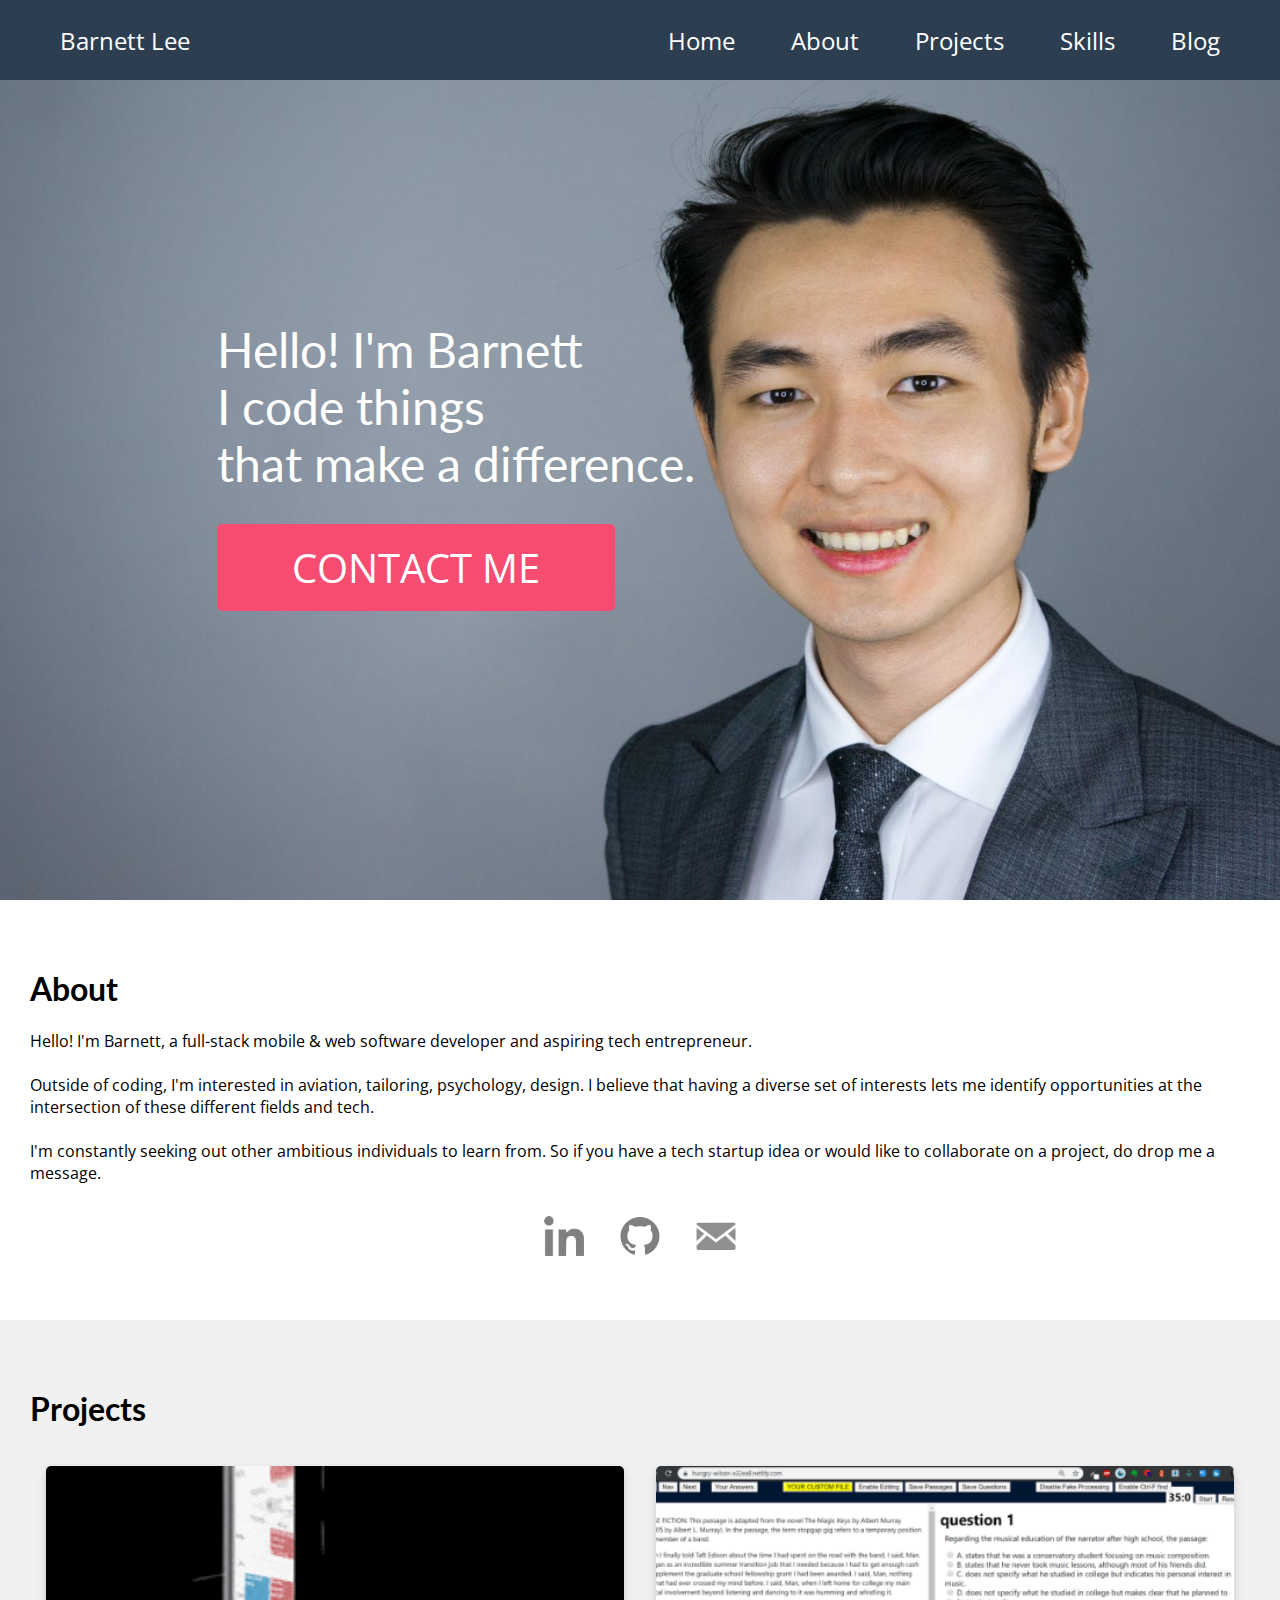
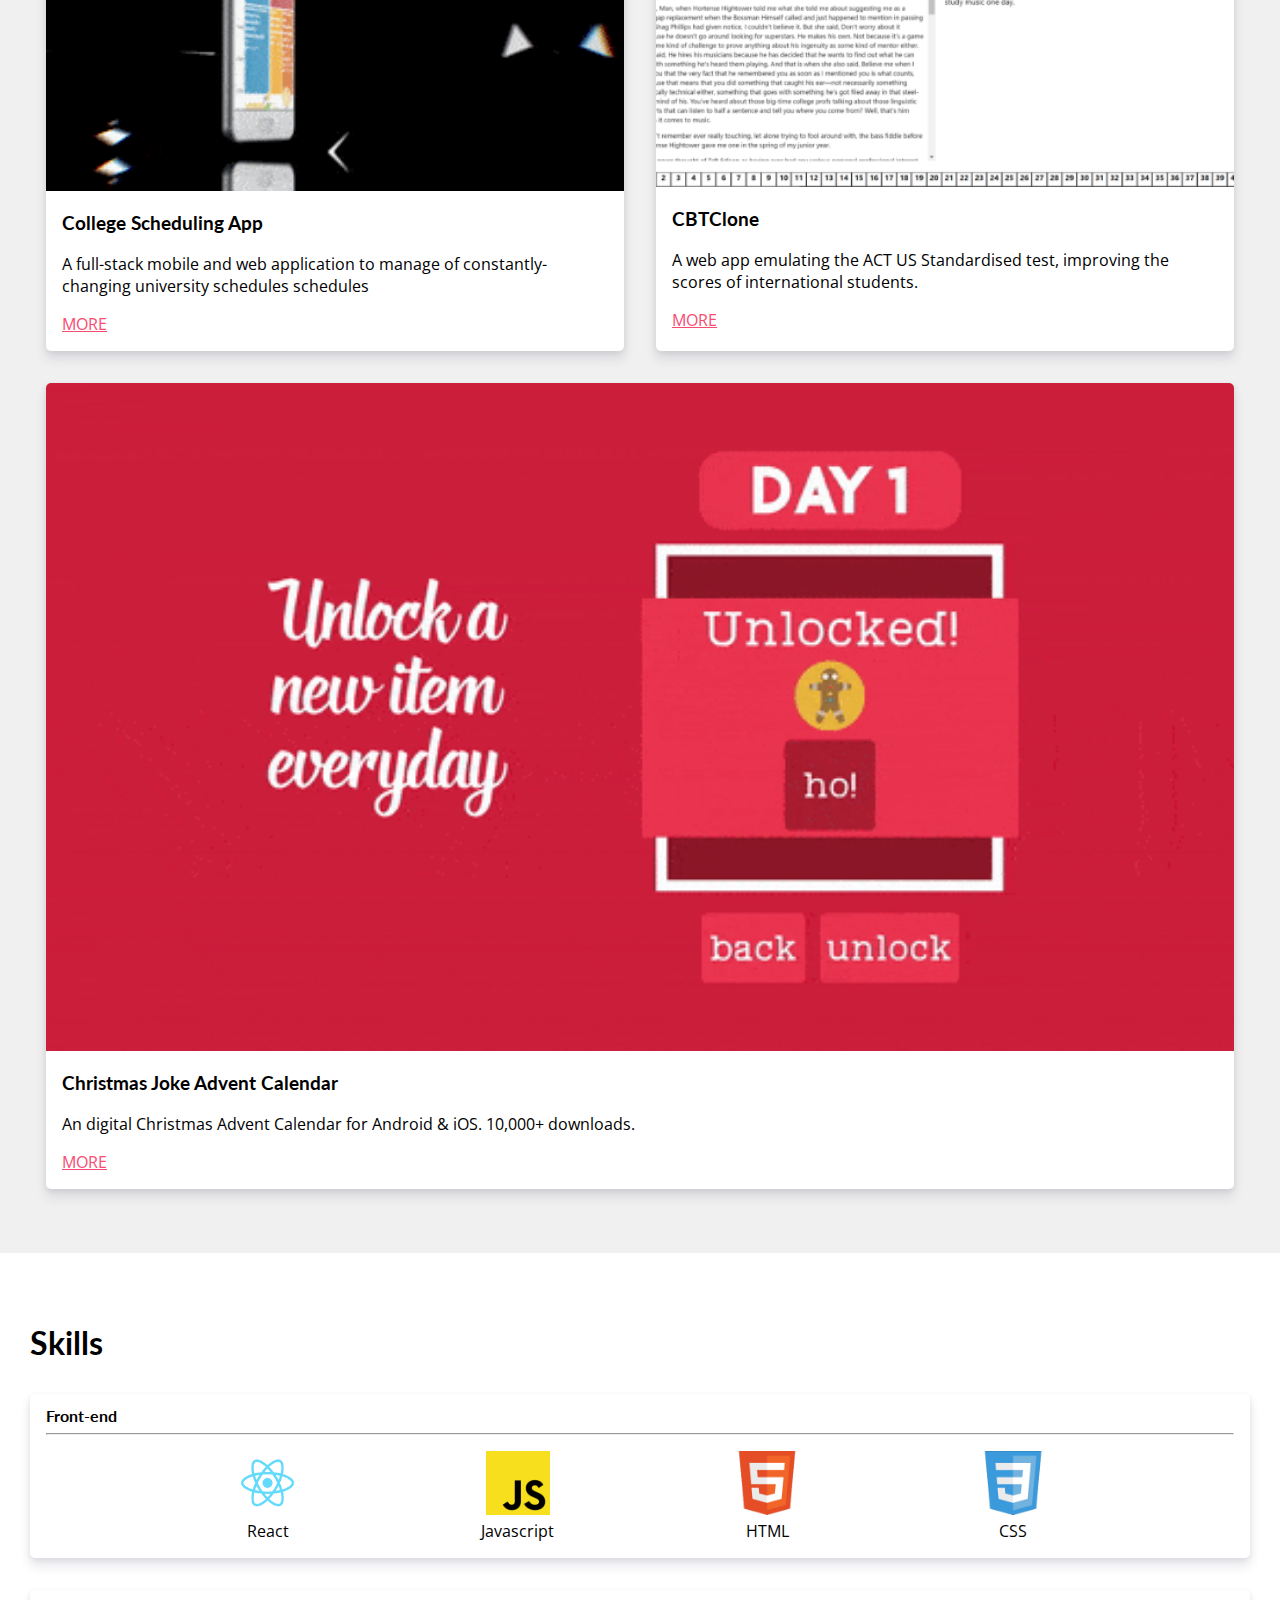
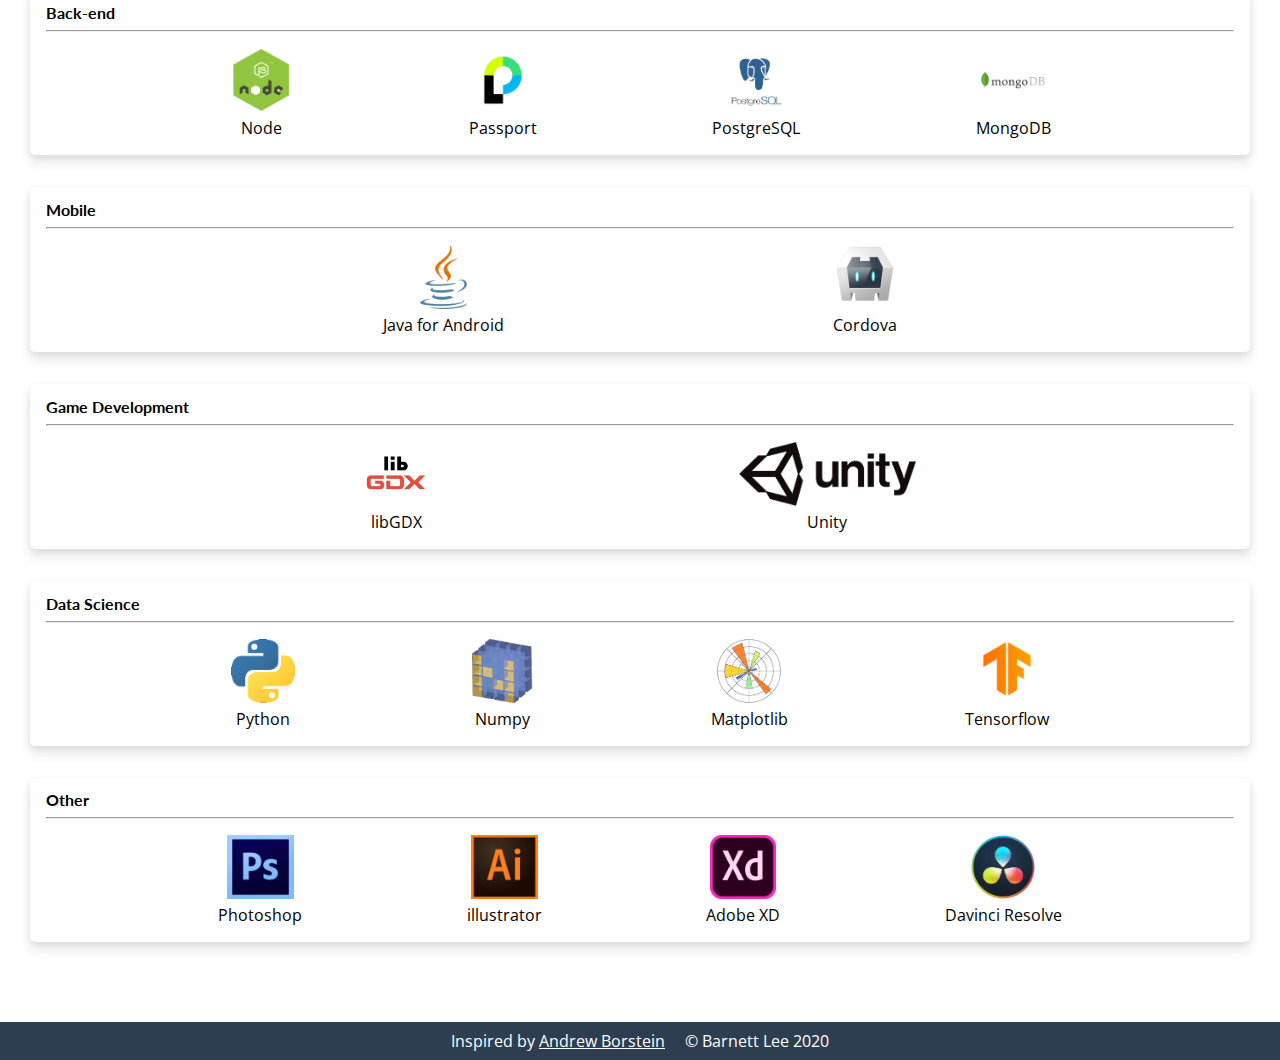
<file: index.html>
<!DOCTYPE html>
<html lang="en">

<head>
    <title>Barnett Lee</title>
    <meta charset="UTF-8">
    <meta name="theme-color" content="#2C3E50">
    <meta name="viewport" content="width=device-width, initial-scale=1">

<!-- Global site tag (gtag.js) - Google Analytics -->
<script async src="https://www.googletagmanager.com/gtag/js?id=UA-149875199-2"></script>
<script>
  window.dataLayer = window.dataLayer || [];
  function gtag(){dataLayer.push(arguments);}
  gtag('js', new Date());

  gtag('config', 'UA-149875199-2');
</script>

<script>
    (function(h,o,t,j,a,r){
        h.hj=h.hj||function(){(h.hj.q=h.hj.q||[]).push(arguments)};
        h._hjSettings={hjid:1801046,hjsv:6};
        a=o.getElementsByTagName('head')[0];
        r=o.createElement('script');r.async=1;
        r.src=t+h._hjSettings.hjid+j+h._hjSettings.hjsv;
        a.appendChild(r);
    })(window,document,'https://static.hotjar.com/c/hotjar-','.js?sv=');
</script>

    <link href="https://fonts.googleapis.com/css2?family=Lato:wght@400;700&family=Open+Sans&display=swap" rel="stylesheet">
    <link rel="stylesheet" href="https://cdnjs.cloudflare.com/ajax/libs/font-awesome/5.13.0/css/all.min.css">
    <link rel="stylesheet" href="css/navbar.css">
    <link href="css/style.css" rel="stylesheet">
    <link rel="shortcut icon" href="favicon.ico" type="image/x-icon">
</head>

<body>
    <nav class="nav">
        
        <div class="nav__mobile">
            <i class="fas fa-bars nav__mobile__open" onclick="openMobileNav()"></i>
            <i class="fas fa-times nav__mobile__close" onclick="closeMobileNav()"></i>
        </div>
        <a href="/index.html" class="nav__left">Barnett Lee</a>
        <ul class="nav__right">
            <li class="nav__right__item">
                <a href="/index.html#home" class="nav__right__link">Home</a>
            </li>
            <li class="nav__right__item">
                <a href="/index.html#about" class="nav__right__link">About</a>
            </li>
            <li class="nav__right__item">
                <a href="/index.html#projects" class="nav__right__link">Projects</a>
            </li>
            <li class="nav__right__item">
                <a href="/index.html#skills" class="nav__right__link">Skills</a>
            </li>
            <li class="nav__right__item">
                <a href="/blog/index.html" class="nav__right__link">Blog</a>
            </li>
        </ul>

        <div class="mobile__menu">
            <ul>
                <li>
                    <a href="/index.html#home" onclick="closeMobileNav()">Home</a>
                </li>
                <li>
                    <a href="/index.html#about" onclick="closeMobileNav()">About</a>
                </li>
                <li>
                    <a href="/index.html#projects" onclick="closeMobileNav()">Projects</a>
                </li>
                <li>
                    <a href="/index.html#skills" onclick="closeMobileNav()">Skills</a>
                </li>
                <li>
                    <a href="/blog/index.html" class="nav__right__link">Blog</a>
                </li>
            </ul>
        </div>
        
    </nav>
    


    <section class="banner" id="home">

        <div class="banner__cover"></div>
        <div class="banner__container">
            <h1 class="banner__title">
                Hello! I'm Barnett
                <br>
                <span class="banner__avoid__break">I code things </span>
                <span class="banner__title__break" style="display: inline;">that make a difference.</span>
            </h1>
            <a class="banner__button" href="mailto:barnett.lee.zhi.le@gmail.com">CONTACT ME</a>
        </div>
        <span class="spacer"></span>
    </section>


    <section class="section">
        <a id="about" class="anchor"></a>
        <div class="container">
            <h1>About</h1>
            <p>
                Hello! I'm Barnett, a full-stack mobile & web software developer and aspiring tech entrepreneur. 
                <br>
                <br>
                Outside of coding, I'm interested in aviation, tailoring, psychology, design. I believe that having a diverse set of interests lets me identify opportunities at the intersection of these different fields and tech.
                <br>
                <br>
                I'm constantly seeking out other ambitious individuals to learn from. So if you have a tech startup idea or would like to collaborate on a project, do drop me a message. 
            </p>
            <div class="contact">
                <a class="contact__item" href="https://www.linkedin.com/in/barnettlee/">
                    <img src="img/contactIcons/linkedIn.png" alt="LinkedIn Profile"/>
                </a>
                <a class="contact__item" href="https://github.com/barnettx">
                    <img src="img/contactIcons/github.png" alt="Github Profile"/>
                </a>
                <a class="contact__item" href="mailto:barnett.lee.zhi.le@gmail.com">
                    <img src="img/contactIcons/email.png" alt="Email"/>
                </a>
                <br>
            </div>
        </div>
    </section>

    <section  class="section section__projects">
        <a id="projects" class="anchor"></a>
        <div class="container">
            <h1>Projects</h1>
            <div class="project__container">

                <div class="project__card">
                    <div class="project__card__image">
                        <img src="img/projectIcons/gkscsc.gif" alt="GKSCSC">
                    </div>
                    <div class="project__card__content">
                        <h3>College Scheduling App</h3>
                        <p>A full-stack mobile and web application to manage of constantly-changing university schedules schedules</p>
                        <a href="projects/college-scheduling-app/college-scheduling-app.html">MORE</a>
                    </div>
                </div>

                <div class="project__card">
                    <div class="project__card__image">
                        <img src="img/projectIcons/CBTClone.png" alt="CBTClone">
                    </div>
                    <div class="project__card__content">
                        <h3>CBTClone</h3>
                        <p>A web app emulating the ACT US Standardised test, improving the scores of international students.</p>
                        <a href="projects/cbt-clone/cbt-clone.html">MORE</a>
                    </div>
                </div>

                <div class="project__card">
                    <div class="project__card__image">
                        <img src="img/projectIcons/christmasJokeAdventCalendar.gif" alt="CJC">
                    </div>
                    <div class="project__card__content">
                        <h3>Christmas Joke Advent Calendar</h3>
                        <p>An digital Christmas Advent Calendar for Android & iOS. 10,000+ downloads.</p>
                        <a href="projects/christmas-joke-advent-calendar/christmas-joke-advent-calendar.html">MORE</a>
                    </div>
                </div>

            </div>
        </div>
    </section>

    <section class="section">
        <a id="skills" class="anchor"></a>
        <div class="container">
            <h1>Skills</h1>
            
            <div class="card">
                <h4>Front-end</h4>
                <hr>
                <div class="skill__container">
                    <div class="skill__item">
                        <img src="img/skillIcons/react.png" alt="react">
                        <br>
                        <span>React</span>
                    </div>
                    <div class="skill__item">
                        <img src="img/skillIcons/js.png" alt="javascript">
                        <br>
                        <span>Javascript</span>
                    </div>
                    <div class="skill__item">
                        <img src="img/skillIcons/html5.png" alt="HTML">
                        <br>
                        <span>HTML</span>
                    </div>
                    <div class="skill__item">
                        <img src="img/skillIcons/css.png" alt="CSS">
                        <br>
                        <span>CSS</span>
                    </div>
                </div>
            </div>

            <div class="card">
                <h4>Back-end</h4>
                <hr>
                <div class="skill__container">
                    <div class="skill__item">
                        <img src="img/skillIcons/node.png" alt="node">
                        <br>
                        <span>Node</span>
                    </div>
                    <div class="skill__item">
                        <img src="img/skillIcons/passport.png" alt="passport">
                        <br>
                        <span>Passport</span>
                    </div>
                    <div class="skill__item">
                        <img src="img/skillIcons/postgresql.png" alt="postgresql">
                        <br>
                        <span>PostgreSQL</span>
                    </div>
                    <div class="skill__item">
                        <img src="img/skillIcons/mongodb.png" alt="MongoDB">
                        <br>
                        <span>MongoDB</span>
                    </div>
                </div>
            </div>

            <div class="card">
                <h4>Mobile</h4>
                <hr>
                <div class="skill__container">
                    <div class="skill__item">
                        <img src="img/skillIcons/java.png" alt="Java for Android">
                        <br>
                        <span>Java for Android</span>
                    </div>
                    <div class="skill__item">
                        <img src="img/skillIcons/cordova.png" alt="Cordova">
                        <br>
                        <span>Cordova</span>
                    </div>
                </div>
            </div>

            <div class="card">
                <h4>Game Development</h4>
                <hr>
                <div class="skill__container">
                    <div class="skill__item">
                        <img src="img/skillIcons/libgdx.png" alt="LibGDX">
                        <br>
                        <span>libGDX</span>
                    </div>
                    <div class="skill__item">
                        <img src="img/skillIcons/unity.png" alt="unity">
                        <br>
                        <span>Unity</span>
                    </div>
                </div>
            </div>

            <div class="card">
                <h4>Data Science</h4>
                <hr>
                <div class="skill__container">
                    <div class="skill__item">
                        <img src="img/skillIcons/python.png" alt="python">
                        <br>
                        <span>Python</span>
                    </div>
                    <div class="skill__item">
                        <img src="img/skillIcons/numpy.png" alt="numpy">
                        <br>
                        <span>Numpy</span>
                    </div>
                    <div class="skill__item">
                        <img src="img/skillIcons/matplotlib.png" alt="matplotlib">
                        <br>
                        <span>Matplotlib</span>
                    </div>
                    <div class="skill__item">
                        <img src="img/skillIcons/tensorflow.png" alt="tensorflow">
                        <br>
                        <span>Tensorflow</span>
                    </div>
                </div>
            </div>

            <div class="card">
                <h4>Other</h4>
                <hr>
                <div class="skill__container">
                    <div class="skill__item">
                        <img src="img/skillIcons/photoshop.png" alt="photoshop">
                        <br>
                        <span>Photoshop</span>
                    </div>
                    <div class="skill__item">
                        <img src="img/skillIcons/illustrator.png" alt="illustrator">
                        <br>
                        <span>illustrator</span>
                    </div>
                    <div class="skill__item">
                        <img src="img/skillIcons/XD.png" alt="adobe Xd">
                        <br>
                        <span>Adobe XD</span>
                    </div>
                    <div class="skill__item">
                        <img src="img/skillIcons/davinciResolve.png" alt="davinci resolve">
                        <br>
                        <span>Davinci Resolve</span>
                    </div>
                </div>
            </div>
            

        </div>
    </section>

    <footer>
            Inspired by    
            <a class="andrew-borstein" href="https://andrewborstein.com/">Andrew Borstein</a>

            <span style="display:inline-block;">
                © Barnett Lee 2020
            </span>
    </footer>

    <script src="script.js"></script>

</body>

</html>
</file>
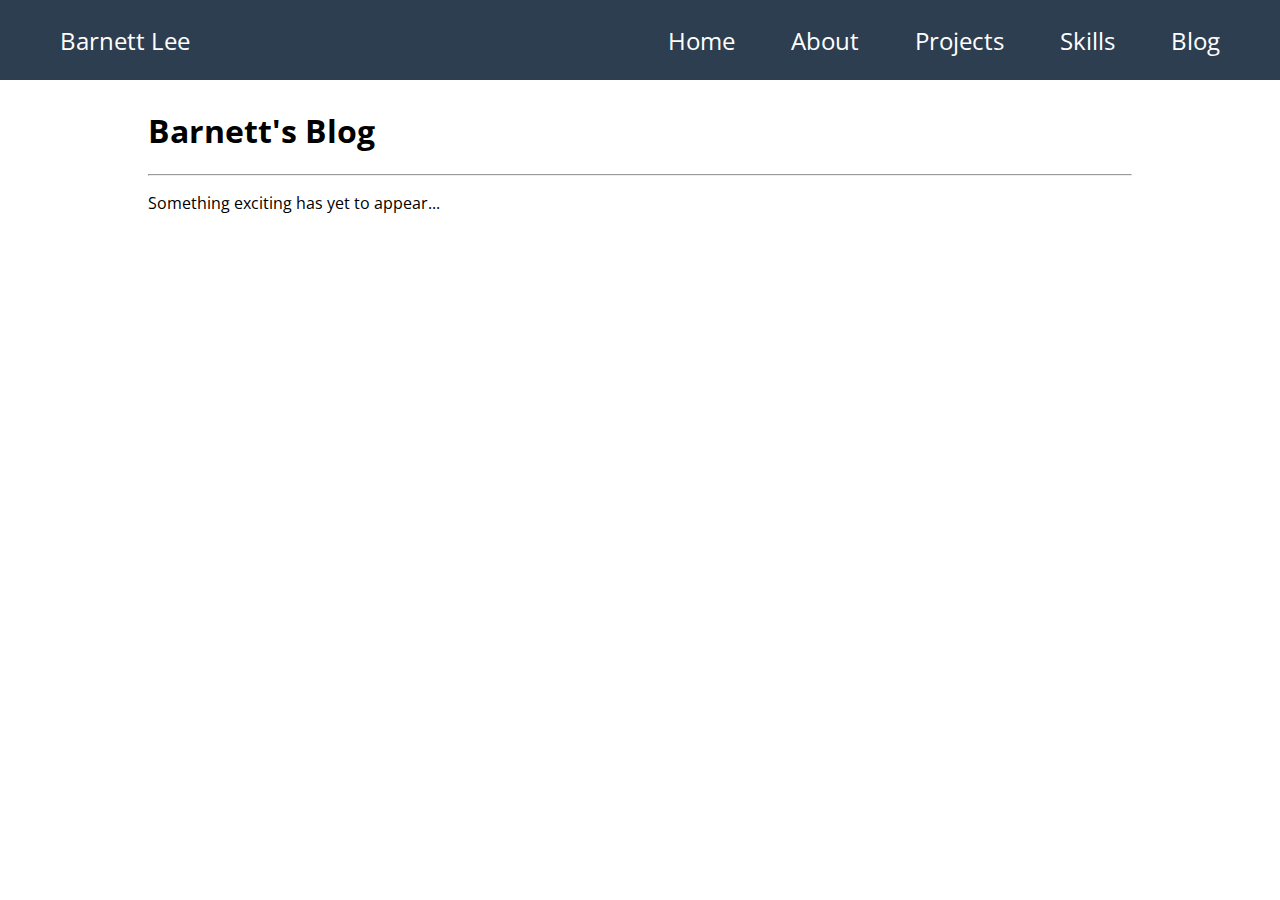
<file: blog/index.html>
<!DOCTYPE html>
<html lang="en">

<head>
    <meta charset="UTF-8">
    <meta name="viewport" content="width=device-width, initial-scale=1.0">

    <!-- Global site tag (gtag.js) - Google Analytics -->
    <script async src="https://www.googletagmanager.com/gtag/js?id=UA-149875199-2"></script>
    <script>
        window.dataLayer = window.dataLayer || [];
        function gtag() { dataLayer.push(arguments); }
        gtag('js', new Date());

        gtag('config', 'UA-149875199-2');
    </script>

<script>
    (function(h,o,t,j,a,r){
        h.hj=h.hj||function(){(h.hj.q=h.hj.q||[]).push(arguments)};
        h._hjSettings={hjid:1801046,hjsv:6};
        a=o.getElementsByTagName('head')[0];
        r=o.createElement('script');r.async=1;
        r.src=t+h._hjSettings.hjid+j+h._hjSettings.hjsv;
        a.appendChild(r);
    })(window,document,'https://static.hotjar.com/c/hotjar-','.js?sv=');
</script>


    <link href="https://fonts.googleapis.com/css2?family=Lato:wght@400;700&family=Open+Sans&display=swap"
        rel="stylesheet">
    <link rel="stylesheet" href="https://cdnjs.cloudflare.com/ajax/libs/font-awesome/5.13.0/css/all.min.css">
    <link rel="stylesheet" href="/css/navbar.css">
    <link rel="stylesheet" href="css/style.css">
    <title>Barnett Lee</title>
</head>

<body>
    <nav class="nav">

        <div class="nav__mobile">
            <i class="fas fa-bars nav__mobile__open" onclick="openMobileNav()"></i>
            <i class="fas fa-times nav__mobile__close" onclick="closeMobileNav()"></i>
        </div>
        <a href="/index.html" class="nav__left">Barnett Lee</a>
        <ul class="nav__right">
            <li class="nav__right__item">
                <a href="/index.html#home" class="nav__right__link">Home</a>
            </li>
            <li class="nav__right__item">
                <a href="/index.html#about" class="nav__right__link">About</a>
            </li>
            <li class="nav__right__item">
                <a href="/index.html#projects" class="nav__right__link">Projects</a>
            </li>
            <li class="nav__right__item">
                <a href="/index.html#skills" class="nav__right__link">Skills</a>
            </li>
            <li class="nav__right__item">
                <a href="/blog/index.html" class="nav__right__link">Blog</a>
            </li>
        </ul>

        <div class="mobile__menu">
            <ul>
                <li>
                    <a href="/index.html#home" onclick="closeMobileNav()">Home</a>
                </li>
                <li>
                    <a href="/index.html#about" onclick="closeMobileNav()">About</a>
                </li>
                <li>
                    <a href="/index.html#projects" onclick="closeMobileNav()">Projects</a>
                </li>
                <li>
                    <a href="/index.html#skills" onclick="closeMobileNav()">Skills</a>
                </li>
                <li>
                    <a href="/blog/index.html" class="nav__right__link">Blog</a>
                </li>
            </ul>
        </div>

    </nav>

    <article>
        <h1>Barnett's Blog</h1>
        <hr>
        <p>Something exciting has yet to appear...</p>
    </article>

    <script src="/js/navbar.js"></script>
</body>

</html>
</file>
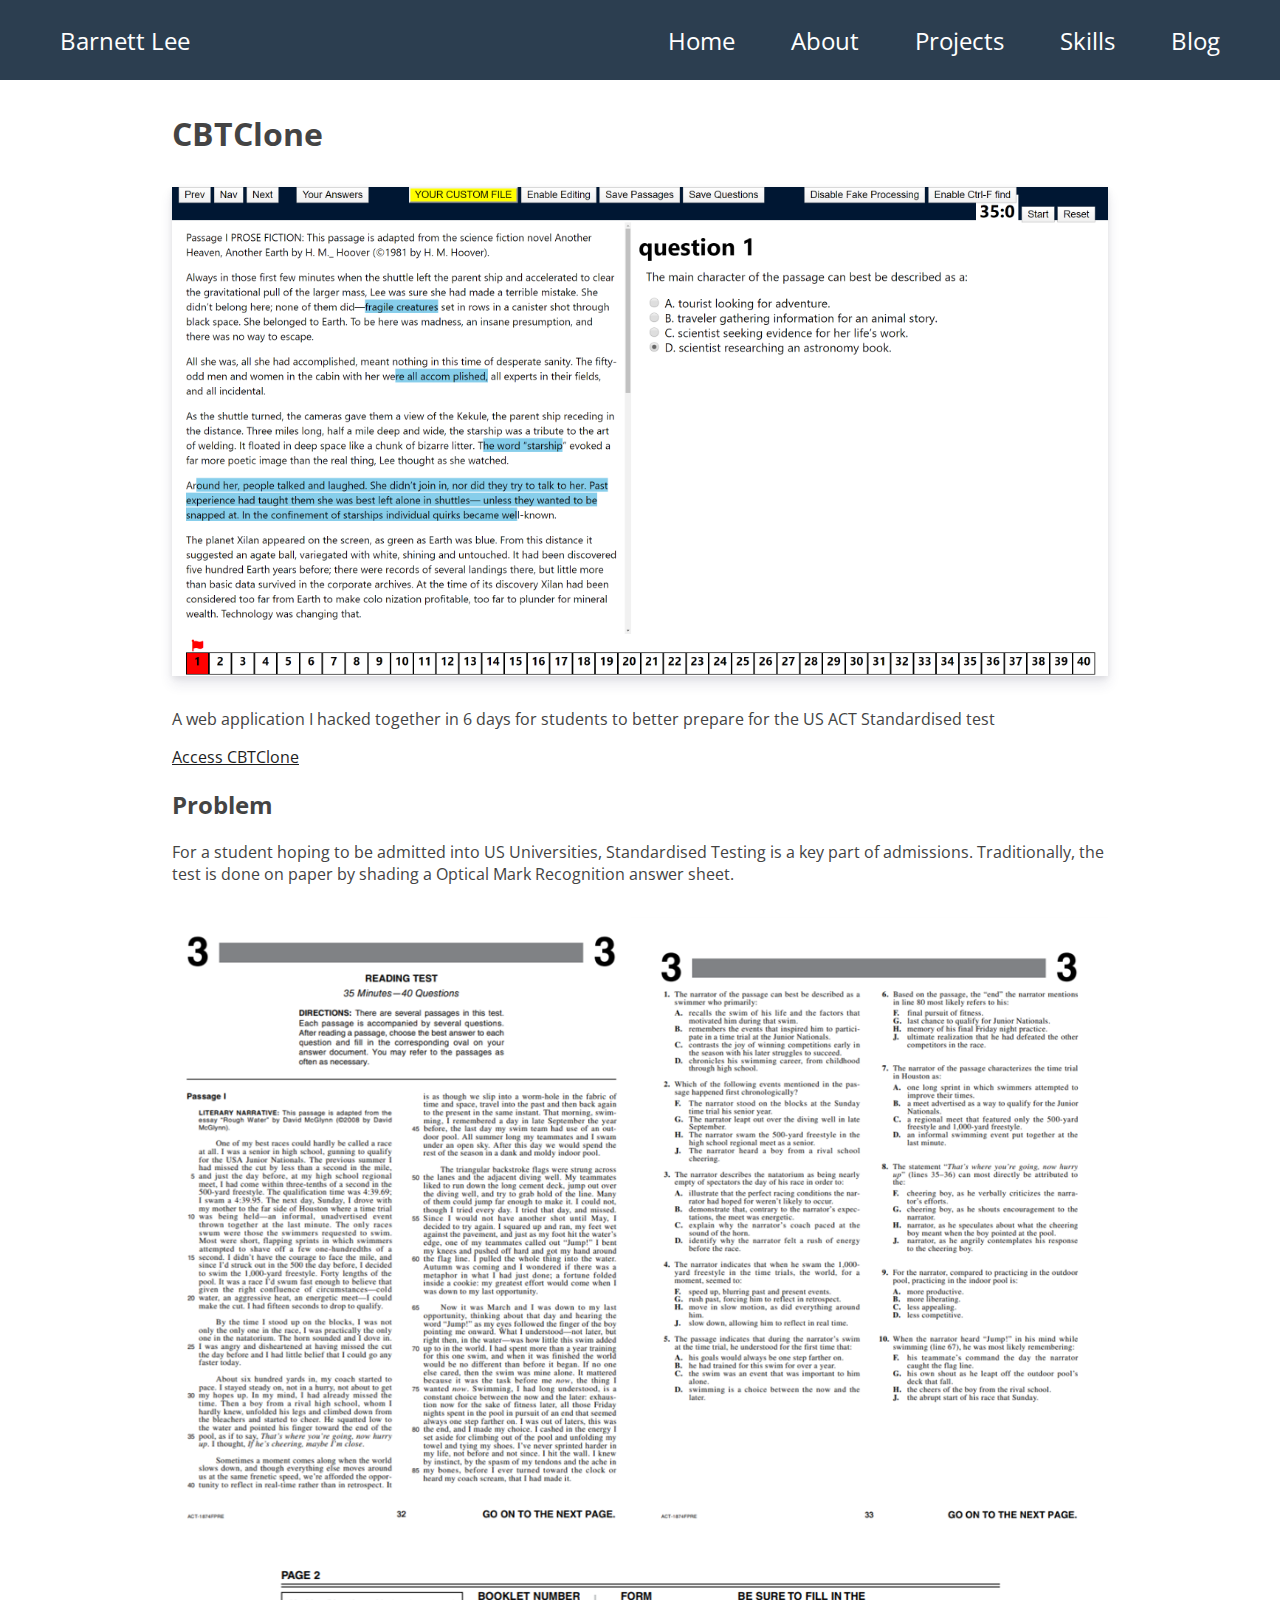
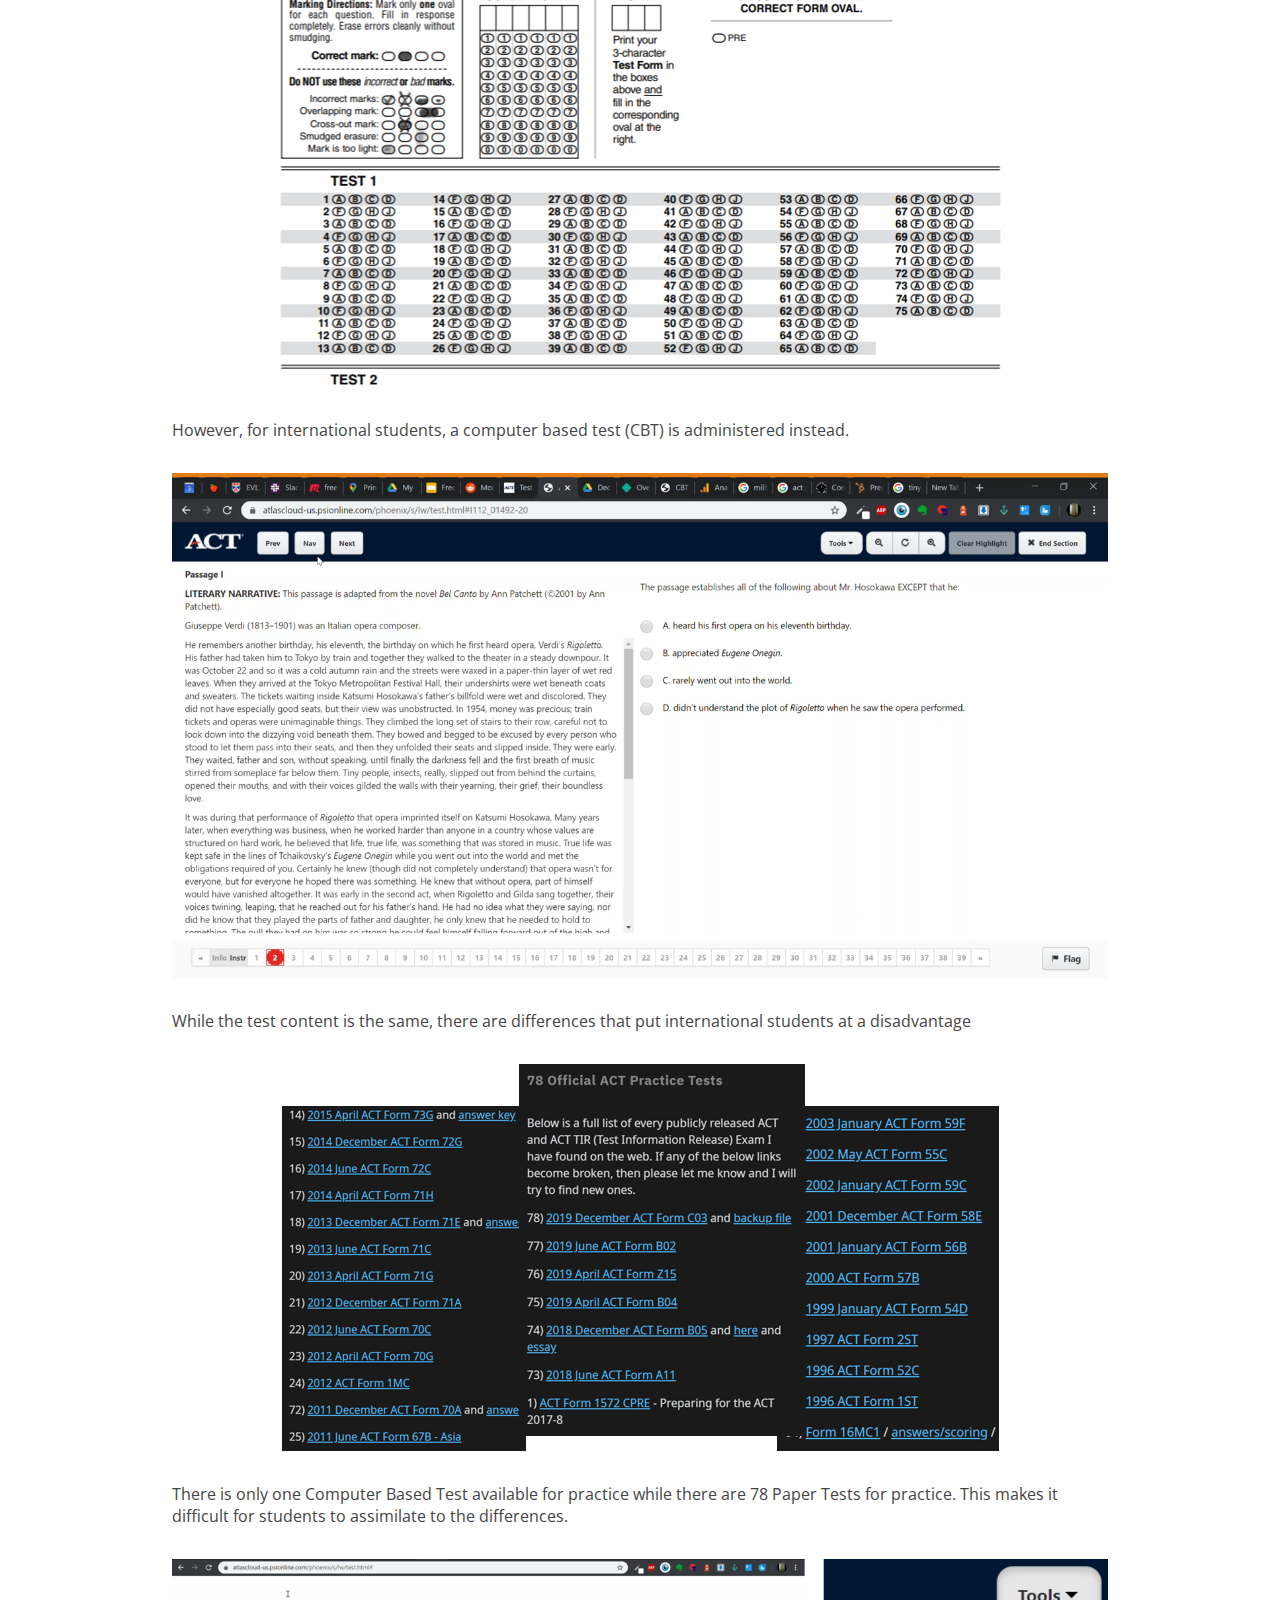
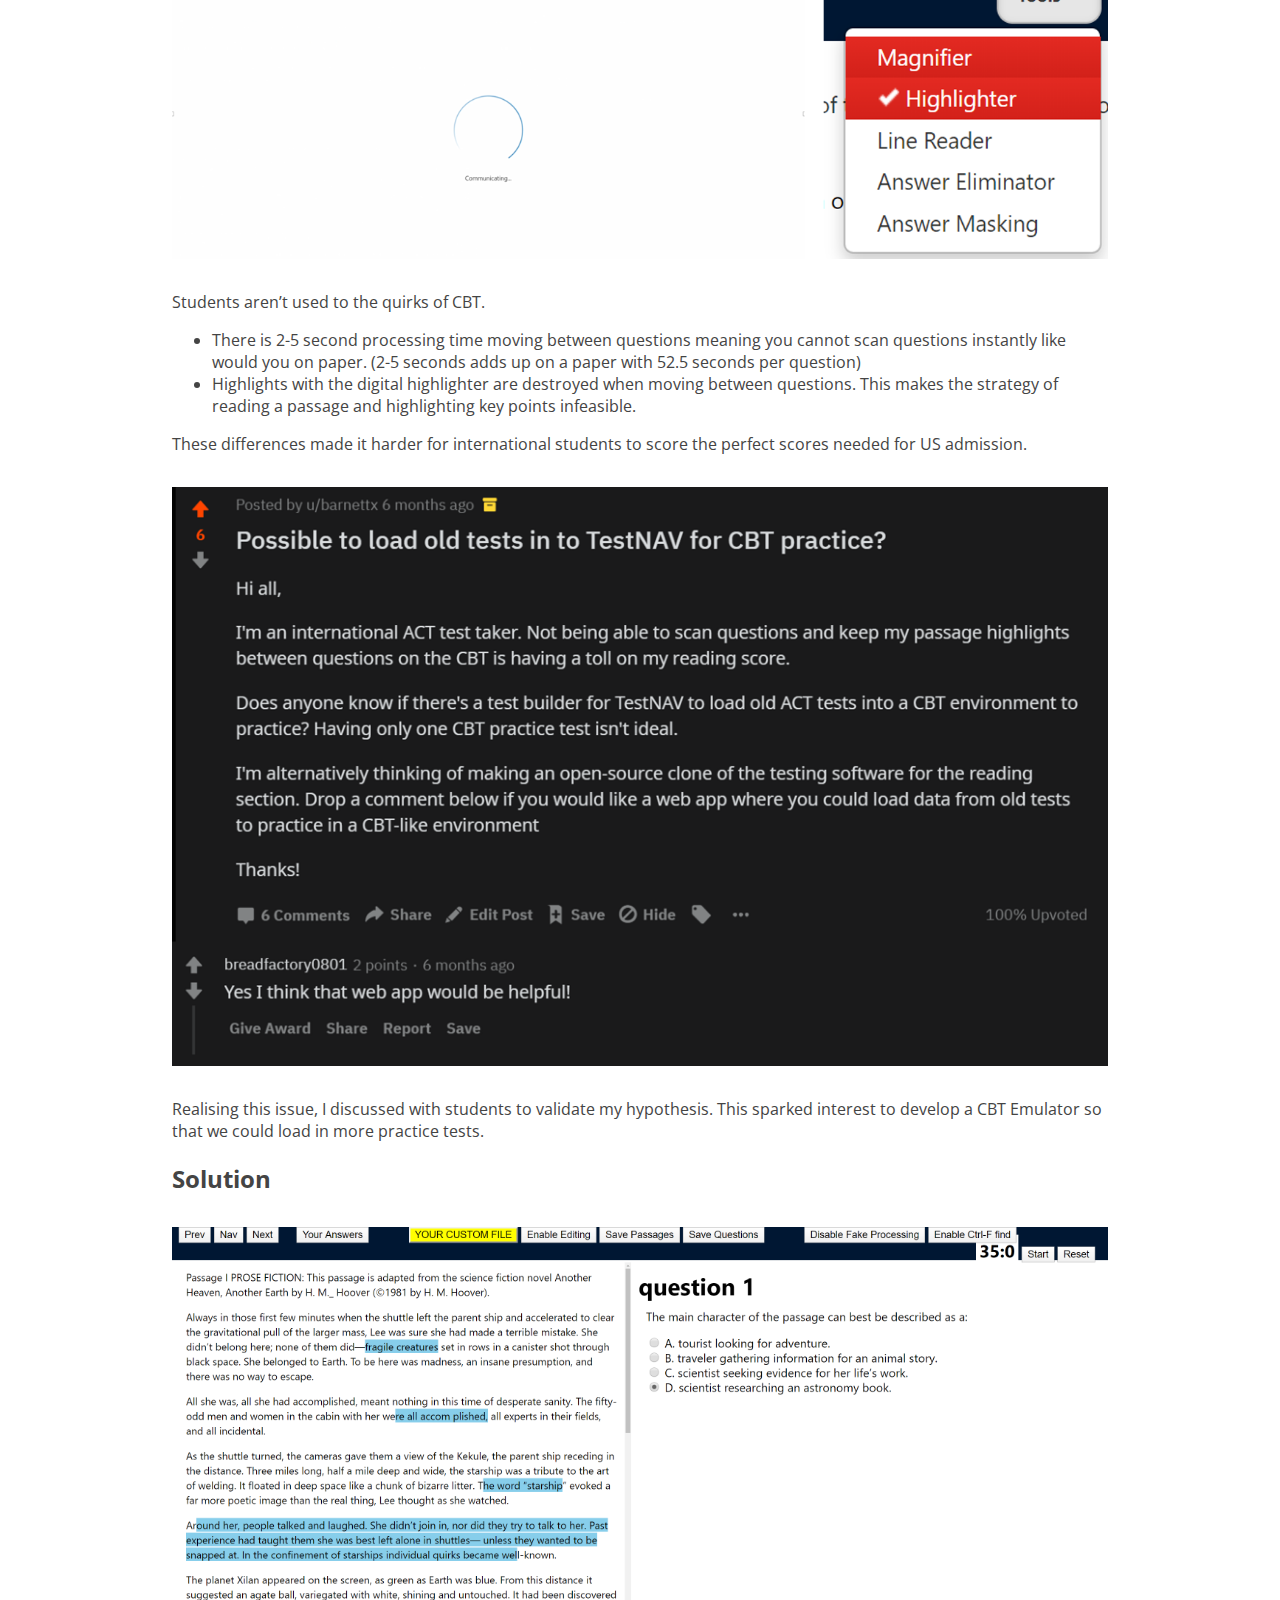
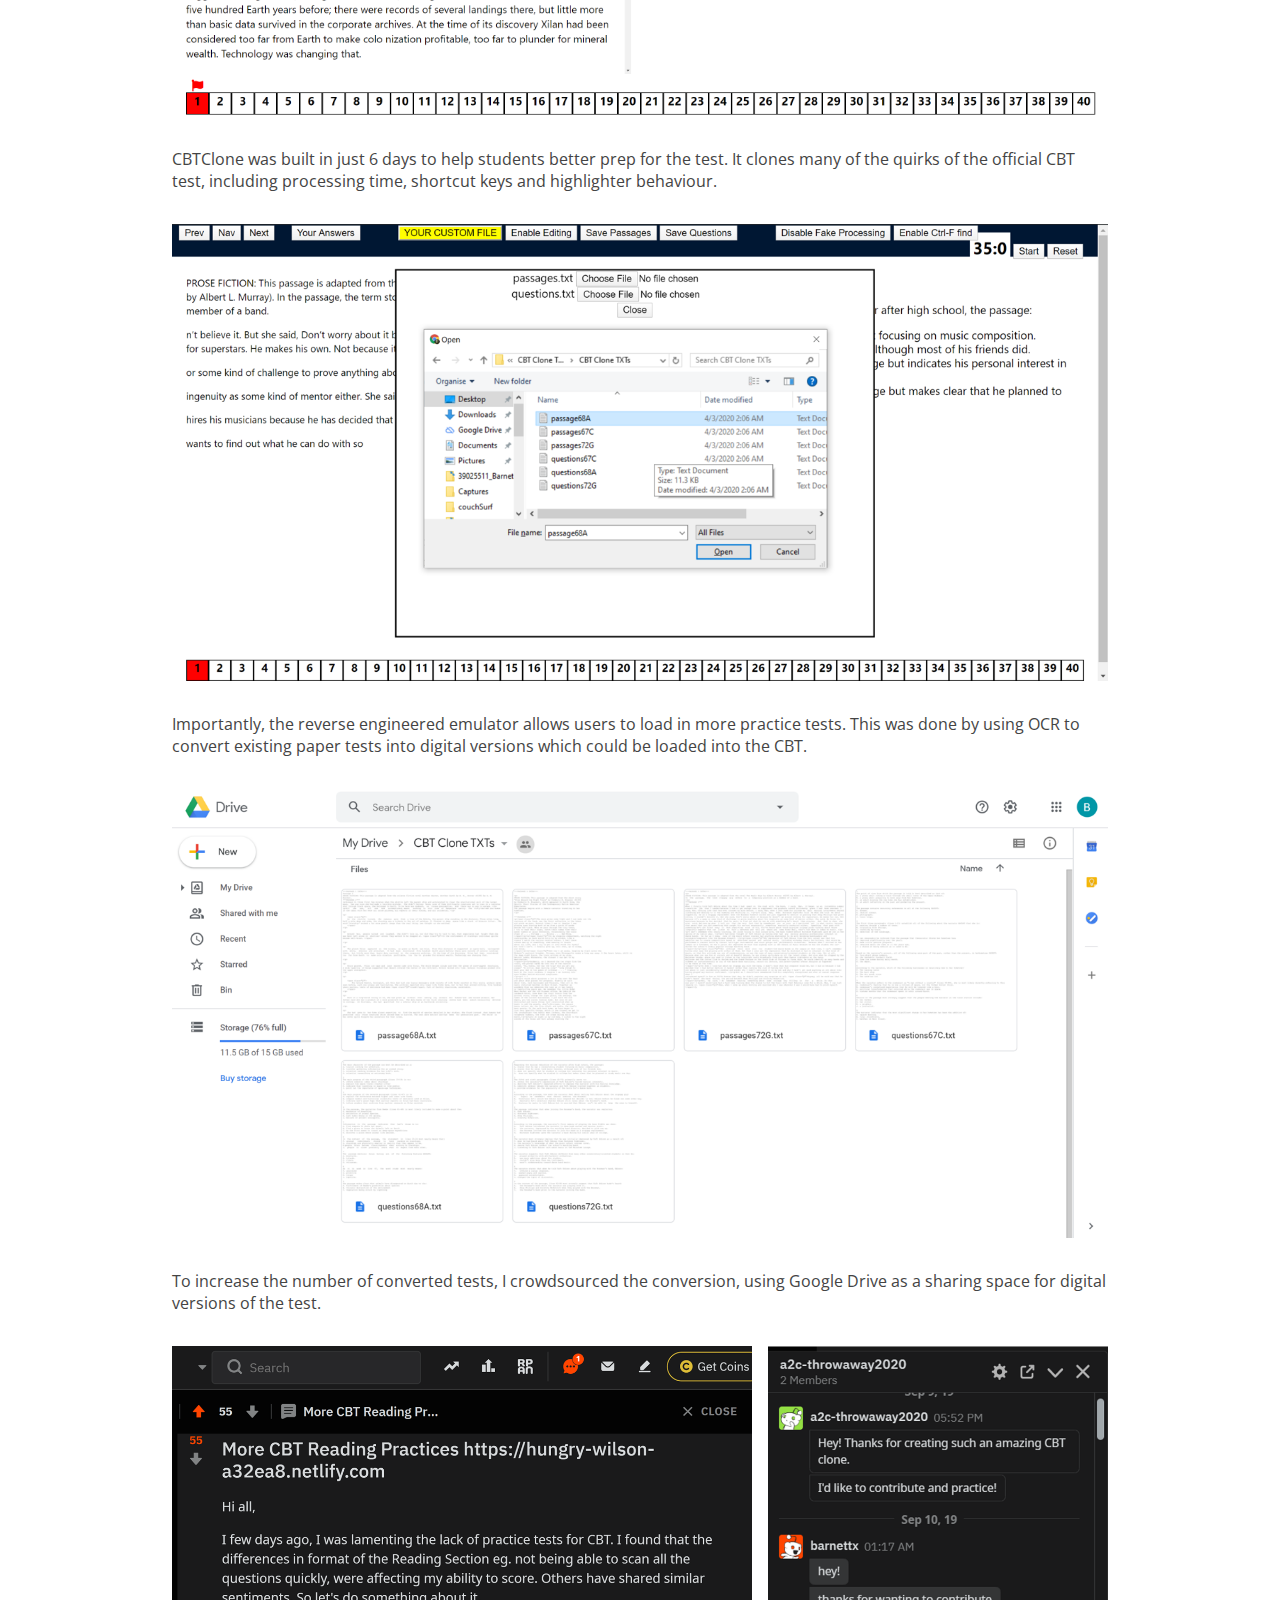
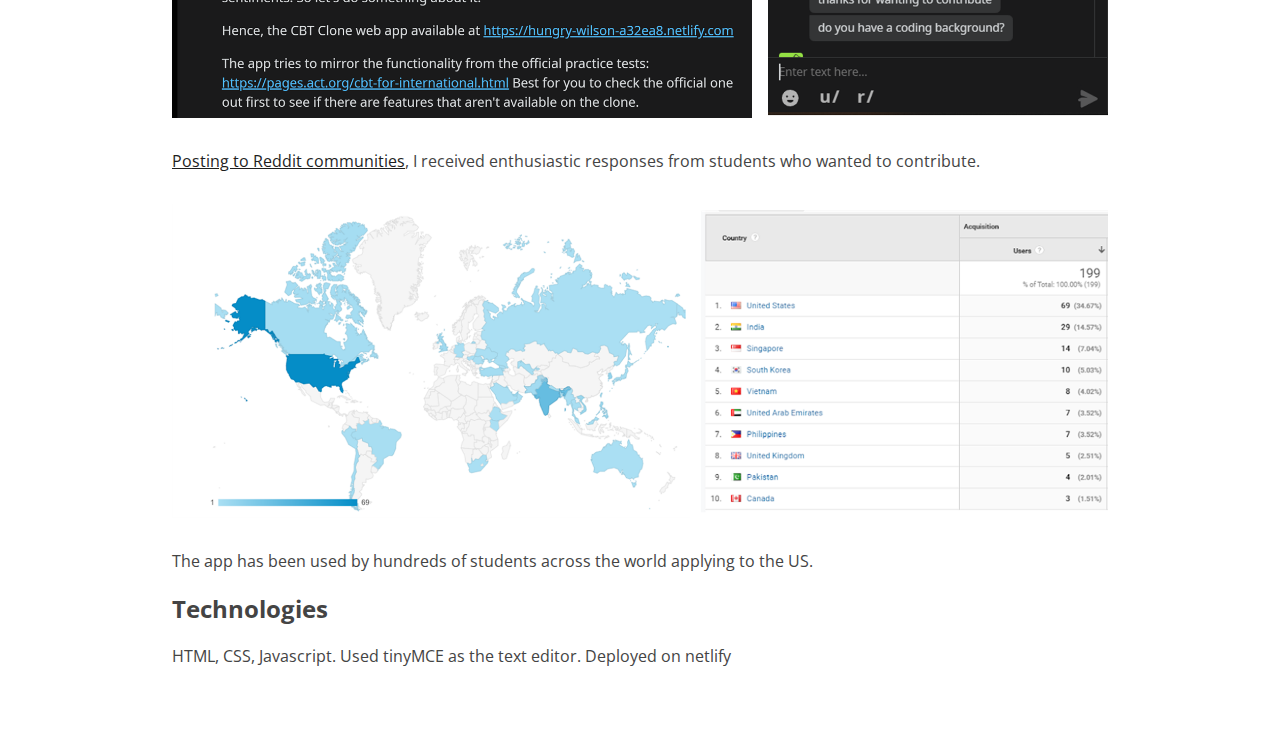
<file: projects/cbt-clone/cbt-clone.html>
<!DOCTYPE html>
<html lang="en">

<head>
    <meta charset="UTF-8">
    <meta name="viewport" content="width=device-width, initial-scale=1.0">


    <!-- Global site tag (gtag.js) - Google Analytics -->
<script async src="https://www.googletagmanager.com/gtag/js?id=UA-149875199-2"></script>
<script>
  window.dataLayer = window.dataLayer || [];
  function gtag(){dataLayer.push(arguments);}
  gtag('js', new Date());

  gtag('config', 'UA-149875199-2');
</script>

<script>
    (function(h,o,t,j,a,r){
        h.hj=h.hj||function(){(h.hj.q=h.hj.q||[]).push(arguments)};
        h._hjSettings={hjid:1801046,hjsv:6};
        a=o.getElementsByTagName('head')[0];
        r=o.createElement('script');r.async=1;
        r.src=t+h._hjSettings.hjid+j+h._hjSettings.hjsv;
        a.appendChild(r);
    })(window,document,'https://static.hotjar.com/c/hotjar-','.js?sv=');
</script>


    <link href="https://fonts.googleapis.com/css2?family=Lato:wght@400;700&family=Open+Sans&display=swap"
        rel="stylesheet">
    <link rel="stylesheet" href="https://cdnjs.cloudflare.com/ajax/libs/font-awesome/5.13.0/css/all.min.css">
    <link rel="stylesheet" href="/css/navbar.css">
    <link rel="stylesheet" href="../projects.css">
    <link rel="stylesheet" href="css/style.css">
    <title>Barnett Lee</title>
</head>

<body>
    <nav class="nav">
        
        <div class="nav__mobile">
            <i class="fas fa-bars nav__mobile__open" onclick="openMobileNav()"></i>
            <i class="fas fa-times nav__mobile__close" onclick="closeMobileNav()"></i>
        </div>
        <a href="/index.html" class="nav__left">Barnett Lee</a>
        <ul class="nav__right">
            <li class="nav__right__item">
                <a href="/index.html#home" class="nav__right__link">Home</a>
            </li>
            <li class="nav__right__item">
                <a href="/index.html#about" class="nav__right__link">About</a>
            </li>
            <li class="nav__right__item">
                <a href="/index.html#projects" class="nav__right__link">Projects</a>
            </li>
            <li class="nav__right__item">
                <a href="/index.html#skills" class="nav__right__link">Skills</a>
            </li>
            <li class="nav__right__item">
                <a href="/blog/index.html" class="nav__right__link">Blog</a>
            </li>
        </ul>

        <div class="mobile__menu">
            <ul>
                <li>
                    <a href="/index.html#home" onclick="closeMobileNav()">Home</a>
                </li>
                <li>
                    <a href="/index.html#about" onclick="closeMobileNav()">About</a>
                </li>
                <li>
                    <a href="/index.html#projects" onclick="closeMobileNav()">Projects</a>
                </li>
                <li>
                    <a href="/index.html#skills" onclick="closeMobileNav()">Skills</a>
                </li>
                <li>
                    <a href="/blog/index.html" class="nav__right__link">Blog</a>
                </li>
            </ul>
        </div>
        
    </nav>

    <article>
        <h1>CBTClone</h1>

        <img class="banner" src="img/banner.png" alt="">

        <p>A web application I hacked together in 6 days for students to better prepare for the US ACT Standardised test
        </p>
        <a href="https://hungry-wilson-a32ea8.netlify.app/#">Access CBTClone</a>

        <h2>Problem</h2>
        For a student hoping to be admitted into US Universities, Standardised Testing is a key part of admissions.
        Traditionally, the test is done on paper by shading a Optical Mark Recognition answer sheet.
        <img src="img/testPaper.png" alt="">
        <img src="img/OMRsheet.png" alt="">

        However, for international students, a computer based test (CBT) is administered instead.
        <img src="img/ACTPracticeCBT.png" alt="">
        While the test content is the same, there are differences that put international students at a disadvantage
        <img src="img/Papers.png" alt="">
        There is only one Computer Based Test available for practice while there are 78 Paper Tests for practice. This
        makes it difficult for students to assimilate to the differences.
        <img src="img/CBTquirks.png" alt="">
        Students aren’t used to the quirks of CBT.
        <ul>
            <li>
                There is 2-5 second processing time moving between questions meaning you cannot scan questions instantly
                like would you on paper. (2-5 seconds adds up on a paper with 52.5 seconds per question)
            </li>
            <li>
                Highlights with the digital highlighter are destroyed when moving between questions. This makes the
                strategy of reading a passage and highlighting key points infeasible.
            </li>
        </ul>

        <p>
            These differences made it harder for international students to score the perfect scores needed for US
            admission.
        </p>

        <img src="img/validatingProblem.png" alt="">
        Realising this issue, I discussed with students to validate my hypothesis. This sparked interest to develop a
        CBT Emulator so that we could load in more practice tests.

        <br>
        <h2>Solution</h2>
        <img src="img/banner.png" alt="">
        CBTClone was built in just 6 days to help students better prep for the test. It clones many of the quirks of the official CBT test, including processing time, shortcut keys and highlighter behaviour.
        <img src="img/CBTLoadPaper.png" alt="">
        Importantly, the reverse engineered emulator allows users to load in more practice tests. This was done by using OCR to convert existing paper tests into digital versions which could be loaded into the CBT.
        <img src="img/GoogleDocs.png" alt="">
        To increase the number of converted tests, I crowdsourced the conversion, using Google Drive as a sharing space for digital versions of the test.
        <img src="img/CBTCloneOutcome.png" alt="">
        <a href="https://www.reddit.com/r/ACT/comments/czhirh/more_cbt_reading_practices/">Posting to Reddit communities</a>, I received enthusiastic responses from students who wanted to contribute.
        <img src="img/CBTCloneOutreach.png" alt="">
        The app has been used by hundreds of students across the world applying to the US.

        <h2>Technologies</h2>
        HTML, CSS, Javascript. Used tinyMCE as the text editor. Deployed on netlify
    </article>

    <script src="/js/navbar.js"></script>
</body>

</html>
</file>
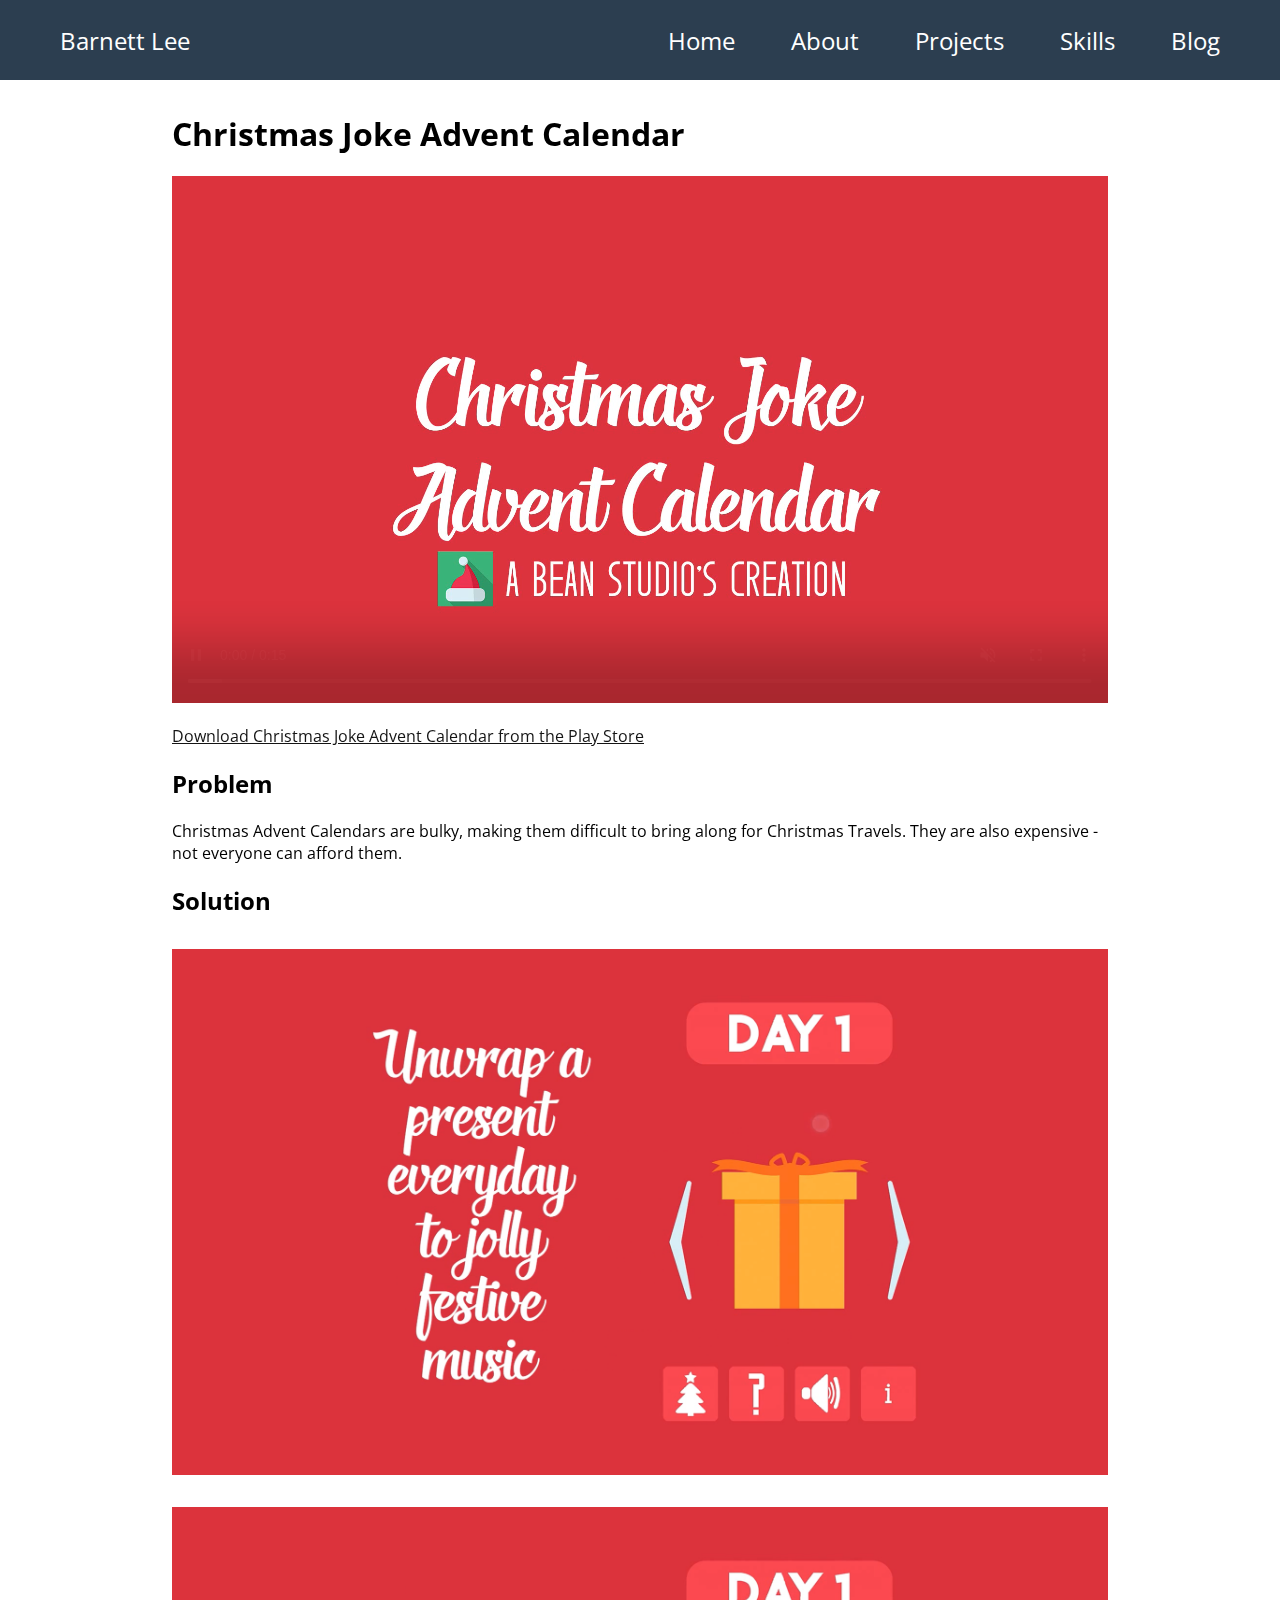
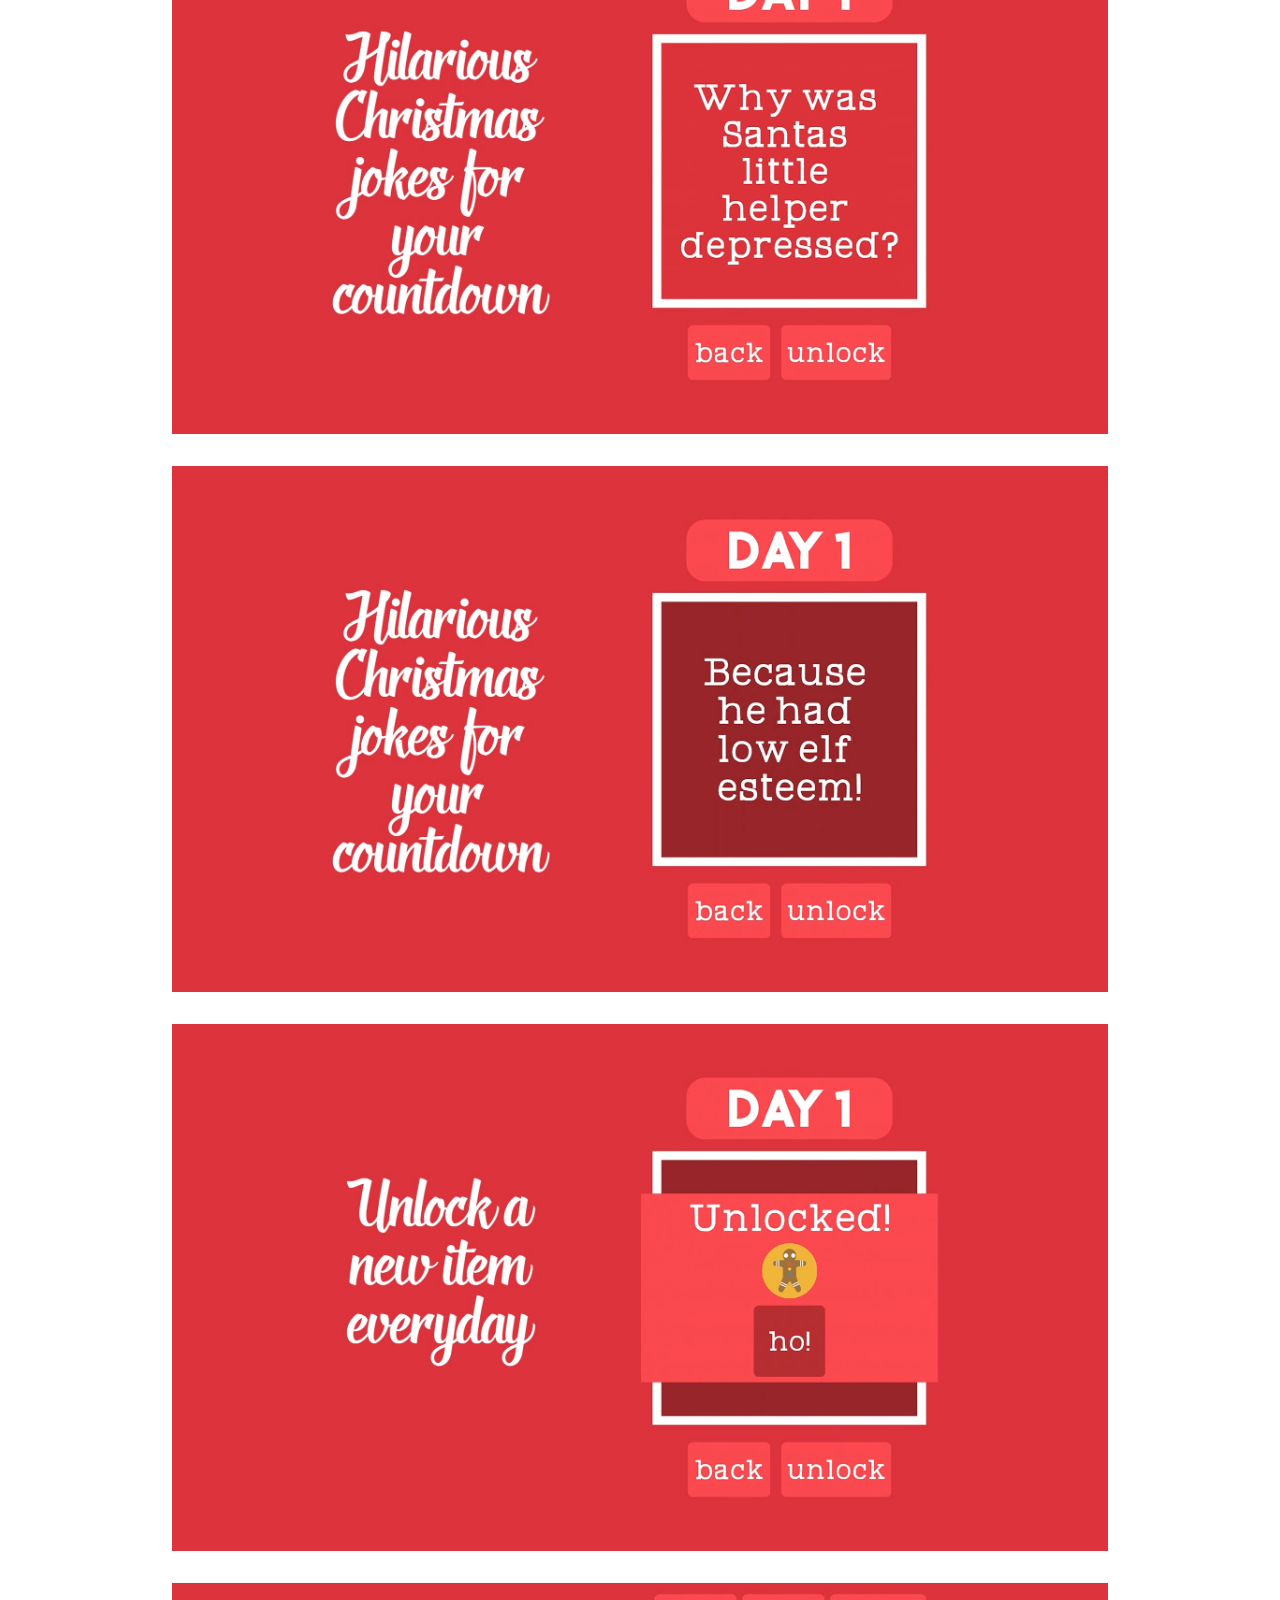
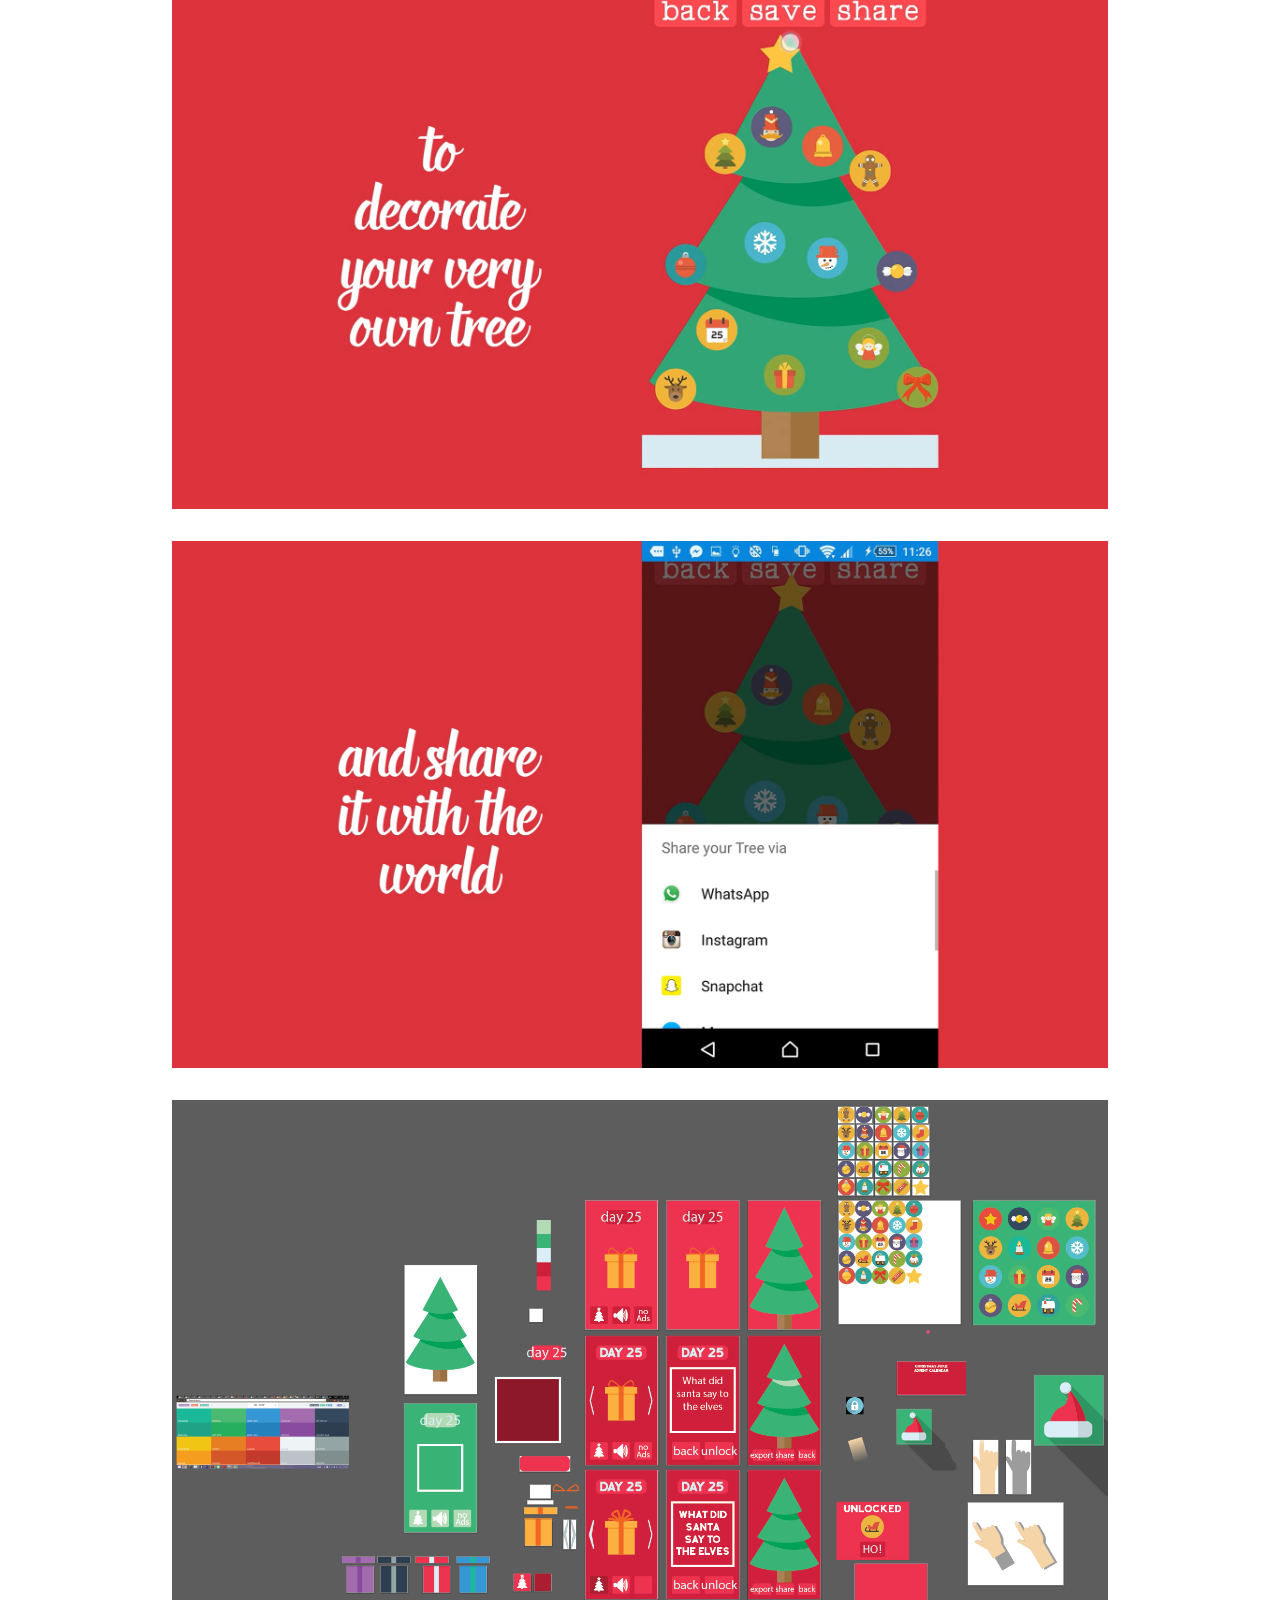
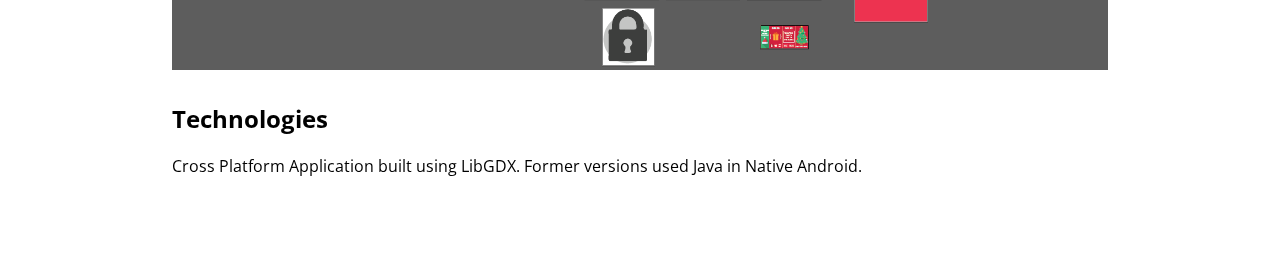
<file: projects/christmas-joke-advent-calendar/christmas-joke-advent-calendar.html>
<!DOCTYPE html>
<html lang="en">
<head>
    <meta charset="UTF-8">
    <meta name="viewport" content="width=device-width, initial-scale=1.0">

    <!-- Global site tag (gtag.js) - Google Analytics -->
<script async src="https://www.googletagmanager.com/gtag/js?id=UA-149875199-2"></script>
<script>
  window.dataLayer = window.dataLayer || [];
  function gtag(){dataLayer.push(arguments);}
  gtag('js', new Date());

  gtag('config', 'UA-149875199-2');
</script>

<script>
    (function(h,o,t,j,a,r){
        h.hj=h.hj||function(){(h.hj.q=h.hj.q||[]).push(arguments)};
        h._hjSettings={hjid:1801046,hjsv:6};
        a=o.getElementsByTagName('head')[0];
        r=o.createElement('script');r.async=1;
        r.src=t+h._hjSettings.hjid+j+h._hjSettings.hjsv;
        a.appendChild(r);
    })(window,document,'https://static.hotjar.com/c/hotjar-','.js?sv=');
</script>

    <link href="https://fonts.googleapis.com/css2?family=Lato:wght@400;700&family=Open+Sans&display=swap" rel="stylesheet">
    <link rel="stylesheet" href="https://cdnjs.cloudflare.com/ajax/libs/font-awesome/5.13.0/css/all.min.css">
    <link rel="stylesheet" href="/css/navbar.css">
    <link rel="stylesheet" href="../projects.css">
    <link rel="stylesheet" href="css/style.css">
    <title>Barnett Lee</title>
</head>
<body>
    <nav class="nav">
        
        <div class="nav__mobile">
            <i class="fas fa-bars nav__mobile__open" onclick="openMobileNav()"></i>
            <i class="fas fa-times nav__mobile__close" onclick="closeMobileNav()"></i>
        </div>
        <a href="/index.html" class="nav__left">Barnett Lee</a>
        <ul class="nav__right">
            <li class="nav__right__item">
                <a href="/index.html#home" class="nav__right__link">Home</a>
            </li>
            <li class="nav__right__item">
                <a href="/index.html#about" class="nav__right__link">About</a>
            </li>
            <li class="nav__right__item">
                <a href="/index.html#projects" class="nav__right__link">Projects</a>
            </li>
            <li class="nav__right__item">
                <a href="/index.html#skills" class="nav__right__link">Skills</a>
            </li>
            <li class="nav__right__item">
                <a href="/blog/index.html" class="nav__right__link">Blog</a>
            </li>
        </ul>

        <div class="mobile__menu">
            <ul>
                <li>
                    <a href="/index.html#home" onclick="closeMobileNav()">Home</a>
                </li>
                <li>
                    <a href="/index.html#about" onclick="closeMobileNav()">About</a>
                </li>
                <li>
                    <a href="/index.html#projects" onclick="closeMobileNav()">Projects</a>
                </li>
                <li>
                    <a href="/index.html#skills" onclick="closeMobileNav()">Skills</a>
                </li>
                <li>
                    <a href="/blog/index.html" class="nav__right__link">Blog</a>
                </li>
            </ul>
        </div>
        
    </nav>

    <article>
        <h1>Christmas Joke Advent Calendar</h1>
        
        <video controls autoplay muted>
                <source src="vid/christmas-joke-advent-calendar-trailer.mp4" type="video/mp4">
            </video>
        <br>    
        
        <a href="https://play.google.com/store/apps/details?id=com.bean_studios.cjc2013">Download Christmas Joke Advent Calendar from the Play Store</a>
        
        <h2>Problem</h2>
        Christmas Advent Calendars are bulky, making them difficult to bring along for Christmas Travels. They are also expensive - not everyone can afford them.

        <h2>Solution</h2>
        <img src="img/Picture1.png" alt="">
        <img src="img/Picture2.png" alt="">
        <img src="img/Picture3.png" alt="">
        <img src="img/Picture4.png" alt="">
        <img src="img/Picture5.png" alt="">
        <img src="img/Picture6.png" alt="">
        <img src="img/ChristmasJokeCalendarIllustrations.PNG" alt="">

        <h2>Technologies</h2>
        Cross Platform Application built using LibGDX. Former versions used Java in Native Android.
        
    </article>

    <script src="/js/navbar.js"></script>
</body>
</html>
</file>
<file: css/navbar.css>
* {
    box-sizing: border-box;
}

html {
    font-family: 'Open Sans', 'Segoe UI', Tahoma, Geneva, Verdana, sans-serif;
    margin: 0;
    padding: 0;
    height: 100%;
    width: 100%;
    scroll-behavior: smooth;
}

body {
    width: 100%;
    /* height: 100%; */
    padding: 0;
    margin: 0;
}


:root {
    --nav-height: 5rem;
    --primary-color: #2C3E50;
    --highlight-color: #F64C72;
}


.nav {
    color: white;
    background-color: var(--primary-color);
    padding: 0 60px;
    height: var(--nav-height);
    display: flex;
    justify-content: space-between;
    align-items: center;
    font-size: 1.5rem;
    width: 100%;
    position: fixed;
    top:0;
    z-index: 10;
}


.nav__mobile {
    display: none;
}

.nav__left {
    margin: 0;
    display: inline;
    color: white;
    text-decoration: none;
}

.nav__right {
    display: inline;
    padding: 0;
}

.nav__right__item {
    display: inline;
    margin-left: 50px;
}

.nav__right__link {
    color: white;
    text-decoration: none;
}

.mobile__menu {
    position: fixed;
    z-index: 10;
    background: rgba(0,0,0,0.8);
    height: 100vh;
    top: var(--nav-height);
    left: 0;
    width: 0%;
    /* display: none; */
    overflow: hidden;
    transition: .5s;
}

.mobile__menu ul {
    list-style: none;
}

.mobile__menu a {
    text-decoration: none;
    color: white;
}


/* mobile and tablet portrait */
@media (max-width: 992px) and (orientation: portrait){




    .nav {
        justify-content: flex-start;
        padding: .5rem 30px;

    }

    .nav__mobile {
        display: inline-block;
        margin-right: 30px;
        position: relative;
    }

    .nav__mobile:active {
        filter: brightness(80%)
    }

    .nav__mobile__close{
        display: none;
    }


    .nav__right {
        display: none;
    }
}



/* mobile and tablet landscape */
@media (max-width: 992px) and (orientation: landscape){

    .nav {
        justify-content: flex-start;
        padding: .5rem 30px;

    }

    .nav__mobile {
        display: inline-block;
        margin-right: 30px;
        position: relative;
    }

    .nav__mobile:active {
        filter: brightness(80%)
    }

    .nav__mobile__close{
        display: none;
    }


    .nav__right {
        display: none;
    }

}
</file>
<file: css/style.css>
* {
    box-sizing: border-box;
}


html {
    font-family: 'Open Sans', 'Segoe UI', Tahoma, Geneva, Verdana, sans-serif;
    margin: 0;
    padding: 0;
    height: 100%;
    scroll-behavior: smooth;
}

h1,h2,h3,h4 {
    font-family: 'Lato', sans-serif;
}

:root {
    --nav-height: 5rem;
    --primary-color: #2C3E50;
    --highlight-color: #F64C72;
}



body {
    margin: 0;
    padding: 0;
    width: 100vw;
    overflow-x: hidden;
    overflow-y: scroll;
    height: 100%;
}


.anchor{
    position: relative;
    top: calc(-1*var(--nav-height) - 2rem);
}

.section {
    padding: 3rem 0;
    margin: 0 auto;
}

.container {
    padding: 0 30px;
}


.banner {
    position: relative;
    height: 100vh;
    height: 100%;
    display: flex;
    justify-content: space-around;
    align-items: center;
    padding: 2rem;
    margin: 0 auto;
}

.banner:before {
    position: absolute;
    content: '';
    /* background-image: url("../img/Banner-Big.jpg"); */
    background-image: url("../img/Banner.jpg");
    /* background-image: url("../img/Banner-4K.jpg"); */

    background-size: auto 100%;
    background-repeat: no-repeat;
    background-position: center;

    top: 0;
    z-index: -3;
    width: 100%;
    /* max-width: 1920px; */
    height: 100vh;
}

.banner__cover {
    display: none;
}

@keyframes fadeIn {
    0% {
        opacity: 0;
        /* filter:brightness(0) */
    }

    100% {
        opacity: 1;
        /* filter:brighterness(100%) */
    }
}



.banner__container {
    z-index: 1;
    animation: fadeIn .5s ease-out 0s 1; 
}

.banner__title {
    color: white;
    font-size: 3rem;
    font-weight: 400;
}

.banner__title__break:before {
    content: "\A";
    white-space: pre;
}

.banner__button {
    background-color: var(--highlight-color);
    display: inline-block;
    padding: 1rem 75px;
    border-radius: 5px;
    text-decoration: none;
    color: white;
    font-size: 2.5rem;
    font-weight: 400;
}

.banner__button:hover {
    filter: brightness(95%);
}

.banner__button:active {
    filter: brightness(80%);
} 


#about {
    background-color: white;
}



.contact {
    text-align: center;
}

.contact__item{
    display: inline-block;
    height: 2.5rem;
    width: 2.5rem;
    margin: 1rem;
}

.contact__item img{
    width: 100%;
    height: 100%;
}

.contact__item:hover {
    filter: brightness(60%);
}

.contact__item:active {
    filter: brightness(80%);
}

.section__projects {
    background-color: rgb(240, 240, 240);
}

.project__container {
    display: flex;
    flex-wrap: wrap;
}

.project__card {
    background: white;
    /* display: inline-block; */
    box-shadow: 0 8px 12px rgba(50,50,93,.11), 0 2px 6px rgba(0,0,0,.08);
    width: 400px;
    overflow: hidden;
    border-radius: 5px;
    flex: 1 1 auto;
    margin: 1rem;
}

.project__card__image img {
    width: 100%;
}

.project__card__content {
    padding: 1rem;
}

.project__card__content h3 {
    margin-top: 0;
}

.project__card__content a {
    color: var(--highlight-color);
}



#skills {
    background-color: white;
}

.card {
    background-color: white;
    box-shadow: 0 4px 6px rgba(50,50,93,.11), 0 1px 3px rgba(0,0,0,.08);
    box-shadow: 0 8px 12px rgba(50,50,93,.11), 0 2px 6px rgba(0,0,0,.08);
    padding: .5rem 1rem;
    margin: 2rem 0;
    border-radius: 5px;
}

.card h4{
    margin: .3rem 0;
}

.skill__container {
    padding: .5rem;
    display: flex;
    justify-content: space-evenly;
}

.skill__item {
    display: inline-block;
    text-align: center;
}

.skill__item img {
    width: auto;
    height: 4rem;
}

footer {
    background-color: var(--primary-color);
    width: 100%;
    text-align: center;
    color: white;
    padding: .5rem;
}

.andrew-borstein {
    color: white;
    margin-right: 1rem;
}


/* desktop */
@media (min-width: 992px) {
    /* .banner {
        max-width: 1920px;
    } */

    .banner {
        max-width: 1920px;
    }

    .section {
        max-width: 1920px;
    }
}

/* mobile and tablet portrait */
@media (max-width: 992px) and (orientation: portrait){





    .banner__title__break:before {
        white-space: normal;
    }

    .banner__avoid__break {
        display: inline-block;
    }
    
    .banner:before {
        top: calc(var(--nav-height)/2);
        background-position: 70%;
        height: calc(100vh - var(--nav-height)/2 - 20%);
        /* height: calc(100vh - 10%); */
        /* background-size: 80%; */
    }
    
    /* .banner__cover {
        display: block;
        position: absolute;
        background: black;
        background: rgba(44,62,80);
        background: rgba(40,40,40);
        width: 100%;
        height: 20%;
        bottom: 0;
        z-index: -1;
    } */ 

    .banner:after {
        --gradient-ratio: 1/2;
        content: '';
        background: linear-gradient(
            rgba(40, 40, 40, 0) 0%,
            rgba(40, 40, 40, 0.002) calc(1.8% * var(--gradient-ratio)),
            rgba(40, 40, 40, 0.008) calc(4.8% * var(--gradient-ratio)),
            rgba(40, 40, 40, 0.021) calc(9% * var(--gradient-ratio)),
            rgba(40, 40, 40, 0.042) calc(13.9% * var(--gradient-ratio)),
            rgba(40, 40, 40, 0.075) calc(19.8% * var(--gradient-ratio)),
            rgba(40, 40, 40, 0.126) calc(27% * var(--gradient-ratio)),
            rgba(40, 40, 40, 0.194) calc(35% * var(--gradient-ratio)),
            rgba(40, 40, 40, 0.278) calc(43.5% * var(--gradient-ratio)),
            rgba(40, 40, 40, 0.382) calc(53% * var(--gradient-ratio)),
            rgba(40, 40, 40, 0.541) calc(66% * var(--gradient-ratio)),
            rgba(40, 40, 40, 0.738) calc(81% * var(--gradient-ratio)),
            rgba(40, 40, 40, 1) calc(100% * var(--gradient-ratio))
        );
        width: 100%;
        height: 40%;
        position: absolute;
        bottom: 0;
        z-index: -2;
    } 

    .banner {
        align-items: flex-end;
        justify-content: space-around;
    }

    .banner__container {
        z-index: -1;
        
    }

    .banner__title {
        margin: 0 0 20px 0;
        font-size: 1.5rem;
    }

    .banner__button {
        font-size: 1.2rem;
    }

    .project__card {
        width: 100%;
    }

    
}


/* mobile */
@media (max-width: 576px) {

    :root {
        --nav-height: 3.5rem;
    }

    /* .nav {
        height: auto;
    } */

    .banner__button {
        width: 100%;
        text-align: center;
    }


}

/* 
window.innerHeight
566
window.innerWidth
360
window.innerHeight
286
window.innerWidth
640*/

@media (max-height: 640px) and (orientation: portrait){
    .banner:before {
        top: calc(var(--nav-height)/2);
        background-position: 70%;
        height: calc(100vh - var(--nav-height)/2 - 30%);
        /* height: calc(100vh - 10%); */
        /* background-size: 80%; */
    }

    .banner:after {
        --gradient-ratio: 2/5;
        content: '';
        background: linear-gradient(
            rgba(40, 40, 40, 0) 0%,
            rgba(40, 40, 40, 0.002) calc(1.8% * var(--gradient-ratio)),
            rgba(40, 40, 40, 0.008) calc(4.8% * var(--gradient-ratio)),
            rgba(40, 40, 40, 0.021) calc(9% * var(--gradient-ratio)),
            rgba(40, 40, 40, 0.042) calc(13.9% * var(--gradient-ratio)),
            rgba(40, 40, 40, 0.075) calc(19.8% * var(--gradient-ratio)),
            rgba(40, 40, 40, 0.126) calc(27% * var(--gradient-ratio)),
            rgba(40, 40, 40, 0.194) calc(35% * var(--gradient-ratio)),
            rgba(40, 40, 40, 0.278) calc(43.5% * var(--gradient-ratio)),
            rgba(40, 40, 40, 0.382) calc(53% * var(--gradient-ratio)),
            rgba(40, 40, 40, 0.541) calc(66% * var(--gradient-ratio)),
            rgba(40, 40, 40, 0.738) calc(81% * var(--gradient-ratio)),
            rgba(40, 40, 40, 1) calc(100% * var(--gradient-ratio))
        );
        width: 100%;
        height: 50%;
        position: absolute;
        bottom: 0;
        z-index: -2;
    } 
}

/* mobile and tablet landscape */
@media (max-width: 992px) and (orientation: landscape){
    :root {
        --nav-height: 3.5rem;
    }

    .banner {
        background-color: rgba(200, 200, 200, 1);
        z-index: -1;
    }

    .banner:before {
        background-position: 50%;
    }

    .banner__title {
        font-size: 1.5rem;
    }

    .banner__button {
        font-size: 1.5rem;
        padding: .5rem 2rem;
    }

    .project__card {
        width: 25%;
    }

}
</file>
<file: blog/css/style.css>
* {
    box-sizing: border-box;
}


body {
    margin-top: 80px;
}

article {
    padding: .5rem;
    max-width: 1000px;
    margin: 0 auto;
}
</file>
<file: projects/projects.css>
:root {
    --nav-height: 5rem;
    --fixed-width: 1000px;
}


article {
    margin: 0 auto;
    margin-top: var(--nav-height);
    padding: 2rem;
    padding-bottom: 5rem;
    max-width: var(--fixed-width);
    /* text-align: center; */
}

h1 {
    font-size: 2rem;
    margin-top: 0;
}

.trailer {
    display: block;
    margin: 0 auto;
}

video {
    width: 100%;
    max-width: 1000px;
    margin: 0 auto;
    display: block;
}


img {
    display: block;
    margin: 2rem auto;
    max-height: 70vh;
    max-width: 100%;
}



/* mobile */
@media (max-width: 576px) {

    :root {
        --nav-height: 3.5rem;
    }

}
</file>
<file: projects/cbt-clone/css/style.css>
img.banner {
    box-shadow: 0 8px 12px rgba(50,50,93,.11), 0 2px 6px rgba(0,0,0,.08);
}

a {
    color: rgb(30,30,30);
}

html,h1,h2,p {
    color: #444444;
}
</file>
<file: projects/christmas-joke-advent-calendar/css/style.css>
a {
    color: rgba(20,20,20,1);
}
</file>
